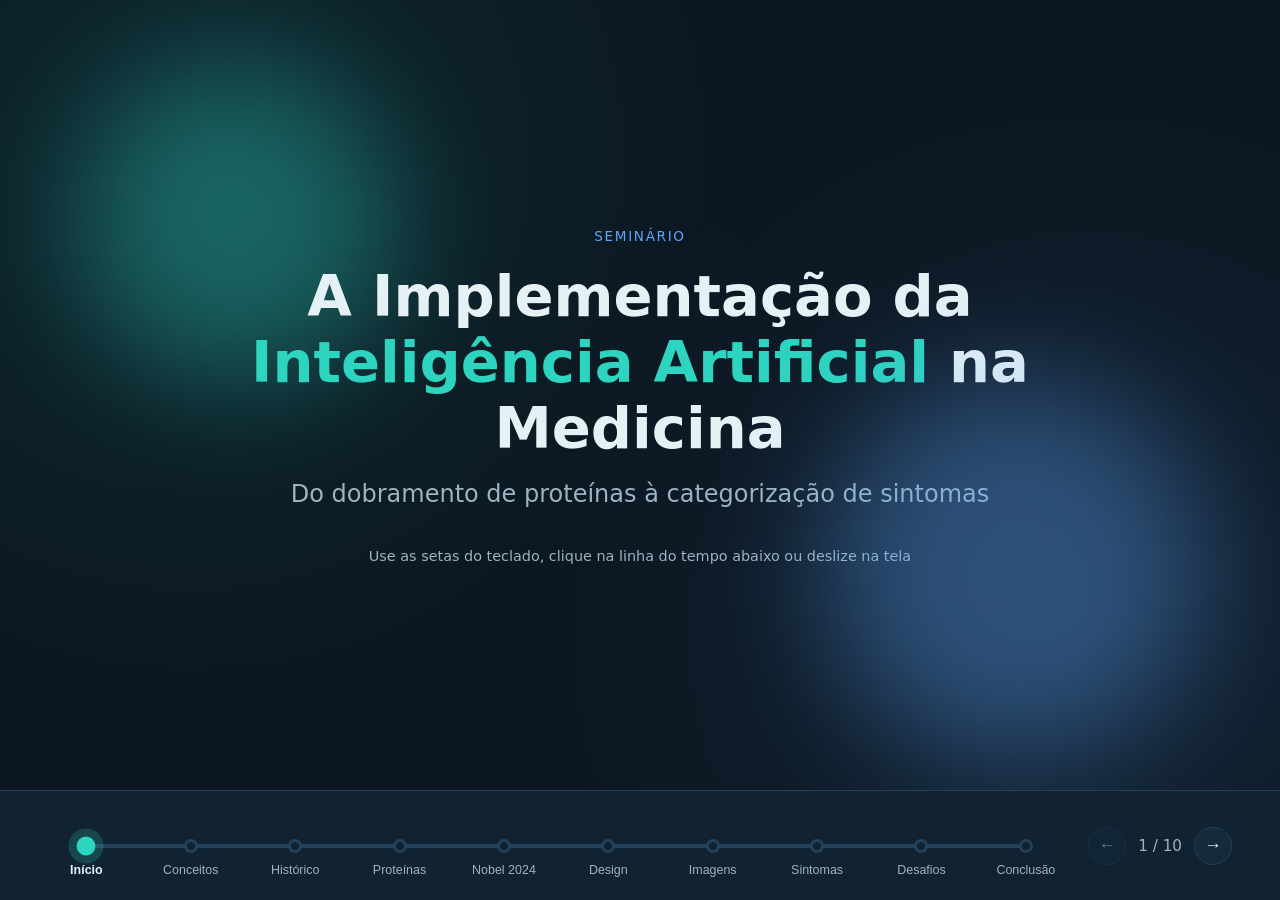
<file: index.html>
<!DOCTYPE html>
<html lang="pt-BR">
<head>
  <meta charset="UTF-8">
  <meta name="viewport" content="width=device-width, initial-scale=1.0">
  <title>A Implementação da IA na Medicina</title>
  <link rel="stylesheet" href="style.css">
</head>
<body>

  <main class="apresentacao" id="apresentacao">

    <!-- 1. CAPA -->
    <section class="slide capa" data-titulo="Início">
      <div class="conteudo centro">
        <p class="etiqueta anim" style="--i:0">Seminário</p>
        <h1 class="anim" style="--i:1">A Implementação da <span class="destaque">Inteligência Artificial</span> na Medicina</h1>
        <p class="subtitulo anim" style="--i:2">Do dobramento de proteínas à categorização de sintomas</p>
        <p class="dica anim" style="--i:3">Use as setas do teclado, clique na linha do tempo abaixo ou deslize na tela</p>
      </div>
    </section>

    <!-- 2. O QUE É -->
    <section class="slide" data-titulo="Conceitos">
      <div class="conteudo">
        <p class="etiqueta anim" style="--i:0">Introdução</p>
        <h2 class="anim" style="--i:1">O que é IA na medicina?</h2>
        <p class="texto anim" style="--i:2">Sistemas que aprendem padrões em grandes volumes de dados de saúde para apoiar pesquisadores e profissionais em tarefas que exigem análise complexa.</p>
        <div class="grade tres">
          <article class="cartao anim" style="--i:3">
            <h3>Machine Learning</h3>
            <p>Algoritmos que aprendem a partir de exemplos, como exames e históricos clínicos.</p>
          </article>
          <article class="cartao anim" style="--i:4">
            <h3>Deep Learning</h3>
            <p>Redes neurais profundas, muito eficazes em imagens, sinais e estruturas moleculares.</p>
          </article>
          <article class="cartao anim" style="--i:5">
            <h3>Modelos de linguagem</h3>
            <p>Interpretam texto livre, como relatos de pacientes e prontuários.</p>
          </article>
        </div>
      </div>
    </section>

    <!-- 3. HISTÓRICO -->
    <section class="slide" data-titulo="Histórico">
      <div class="conteudo">
        <p class="etiqueta anim" style="--i:0">Contexto histórico</p>
        <h2 class="anim" style="--i:1">Marcos da IA na medicina</h2>
        <div class="grade marcos">
          <article class="marco anim" style="--i:2">
            <span class="ano">Anos 1970</span>
            <p><strong>MYCIN:</strong> sistema especialista criado em Stanford para apoiar a escolha de antibióticos.</p>
          </article>
          <article class="marco anim" style="--i:3">
            <span class="ano">2012</span>
            <p><strong>Deep learning</strong> ganha força no reconhecimento de imagens, abrindo caminho para a análise de exames.</p>
          </article>
          <article class="marco anim" style="--i:4">
            <span class="ano">2018</span>
            <p><strong>IDx-DR:</strong> o FDA autoriza o primeiro sistema de diagnóstico autônomo por IA, para retinopatia diabética.</p>
          </article>
          <article class="marco anim" style="--i:5">
            <span class="ano">2020</span>
            <p><strong>AlphaFold 2</strong> atinge precisão comparável a métodos experimentais no desafio CASP14.</p>
          </article>
          <article class="marco anim" style="--i:6">
            <span class="ano">2022</span>
            <p>Base de dados do AlphaFold passa de <strong>200 milhões</strong> de estruturas; modelos de linguagem chegam ao grande público.</p>
          </article>
          <article class="marco anim" style="--i:7">
            <span class="ano">2024</span>
            <p><strong>Nobel de Química</strong> reconhece a predição e o design computacional de proteínas.</p>
          </article>
        </div>
      </div>
    </section>

    <!-- 4. PROBLEMA DO DOBRAMENTO -->
    <section class="slide" data-titulo="Proteínas">
      <div class="conteudo">
        <p class="etiqueta anim" style="--i:0">Estudo de caso 1</p>
        <h2 class="anim" style="--i:1">O problema do dobramento de proteínas</h2>
        <p class="texto anim" style="--i:2">A função de uma proteína depende da sua forma tridimensional, e essa forma é determinada pela sequência de aminoácidos. Prever a forma a partir da sequência foi, por cerca de 50 anos, um dos grandes desafios da biologia.</p>
        <div class="fluxo anim" style="--i:3">
          <div class="etapa">Sequência de<br>aminoácidos</div>
          <div class="seta">&rarr;</div>
          <div class="etapa">Dobramento<br>(<em>folding</em>)</div>
          <div class="seta">&rarr;</div>
          <div class="etapa">Estrutura 3D<br>e função</div>
        </div>
        <p class="nota anim" style="--i:4">Métodos experimentais (cristalografia de raios X, crio-microscopia eletrônica) funcionam, mas são lentos e caros. Ideia central: a IA pode prever a estrutura em horas.</p>
      </div>
    </section>

    <!-- 5. NOBEL / ALPHAFOLD -->
    <section class="slide" data-titulo="Nobel 2024">
      <div class="conteudo">
        <p class="etiqueta anim" style="--i:0">Prêmio Nobel de Química 2024</p>
        <h2 class="anim" style="--i:1">AlphaFold: prever a estrutura de proteínas</h2>
        <div class="grade tres">
          <article class="cartao anim" style="--i:2">
            <h3>Demis Hassabis</h3>
            <p>Google DeepMind. Um dos responsáveis pelo desenvolvimento do AlphaFold.</p>
          </article>
          <article class="cartao anim" style="--i:3">
            <h3>John Jumper</h3>
            <p>Google DeepMind. Pesquisador que liderou o AlphaFold 2 junto a Hassabis.</p>
          </article>
          <article class="cartao anim" style="--i:4">
            <h3>David Baker</h3>
            <p>Universidade de Washington. Premiado pelo design computacional de proteínas (próximo slide).</p>
          </article>
        </div>
        <div class="numeros anim" style="--i:5">
          <div><strong data-contar="200">0</strong><span>milhões de estruturas previstas</span></div>
          <div><strong data-contar="2">0</strong><span>milhões+ de usuários em 190 países</span></div>
          <div><strong data-contar="2020">0</strong><span>ano do salto no CASP14</span></div>
        </div>
      </div>
    </section>

    <!-- 6. DESIGN DE PROTEÍNAS -->
    <section class="slide" data-titulo="Design">
      <div class="conteudo">
        <p class="etiqueta anim" style="--i:0">Estudo de caso 2</p>
        <h2 class="anim" style="--i:1">David Baker: criando proteínas que não existem na natureza</h2>
        <p class="texto anim" style="--i:2">Enquanto o AlphaFold responde &ldquo;qual é a forma desta proteína?&rdquo;, o trabalho de Baker responde &ldquo;que sequência produz a forma e a função que eu quero?&rdquo;.</p>
        <div class="grade dois">
          <article class="cartao anim" style="--i:3">
            <h3>Predição</h3>
            <p>Sequência conhecida, estrutura desconhecida. Foco do AlphaFold.</p>
          </article>
          <article class="cartao anim" style="--i:4">
            <h3>Design</h3>
            <p>Função desejada, sequência a inventar. Foco do grupo de Baker, com software como o Rosetta.</p>
          </article>
        </div>
        <p class="nota anim" style="--i:5">Aplicações possíveis: novos fármacos, enzimas, vacinas e sensores moleculares.</p>
      </div>
    </section>

    <!-- 7. IMAGEM -->
    <section class="slide" data-titulo="Imagens">
      <div class="conteudo">
        <p class="etiqueta anim" style="--i:0">Estudo de caso 3</p>
        <h2 class="anim" style="--i:1">IA no diagnóstico por imagem</h2>
        <div class="grade tres">
          <article class="cartao anim" style="--i:2">
            <h3>Radiologia</h3>
            <p>Apoio à detecção de nódulos, fraturas e alterações em tomografias e radiografias.</p>
          </article>
          <article class="cartao anim" style="--i:3">
            <h3>Oftalmologia</h3>
            <p>Triagem de retinopatia diabética por imagem da retina, caso do IDx-DR.</p>
          </article>
          <article class="cartao anim" style="--i:4">
            <h3>Patologia</h3>
            <p>Análise de lâminas digitalizadas para apoiar a identificação de células alteradas.</p>
          </article>
        </div>
        <p class="nota anim" style="--i:5">O resultado funciona como segunda opinião: a decisão final continua com o profissional de saúde.</p>
      </div>
    </section>

    <!-- 8. SINTOMAS -->
    <section class="slide" data-titulo="Sintomas">
      <div class="conteudo">
        <p class="etiqueta anim" style="--i:0">Estudo de caso 4</p>
        <h2 class="anim" style="--i:1">Identificação e categorização de sintomas</h2>
        <p class="texto anim" style="--i:2">Modelos de linguagem e processamento de linguagem natural transformam relatos em texto livre em informação organizada.</p>
        <div class="fluxo quatro anim" style="--i:3">
          <div class="etapa">Relato do<br>paciente</div>
          <div class="seta">&rarr;</div>
          <div class="etapa">Extração de<br>sintomas</div>
          <div class="seta">&rarr;</div>
          <div class="etapa">Categorização e<br>nível de urgência</div>
          <div class="seta">&rarr;</div>
          <div class="etapa">Encaminhamento<br>ao profissional</div>
        </div>
        <p class="nota anim" style="--i:4">Usos: triagem em pronto atendimento, organização de prontuários e apoio à codificação de diagnósticos (CID). É apoio à decisão, não diagnóstico.</p>
      </div>
    </section>

    <!-- 9. DESAFIOS -->
    <section class="slide" data-titulo="Desafios">
      <div class="conteudo">
        <p class="etiqueta anim" style="--i:0">Dificuldades</p>
        <h2 class="anim" style="--i:1">Desafios da implementação</h2>
        <div class="grade tres compacto">
          <article class="cartao anim" style="--i:2">
            <h3>Tecnologia recente</h3>
            <p>Evolução rápida, poucos estudos de longo prazo e protocolos ainda em construção.</p>
          </article>
          <article class="cartao anim" style="--i:3">
            <h3>Dados e privacidade</h3>
            <p>Dados de saúde são sensíveis e protegidos pela LGPD.</p>
          </article>
          <article class="cartao anim" style="--i:4">
            <h3>Vieses</h3>
            <p>Modelos treinados com dados pouco diversos podem errar mais em certos grupos.</p>
          </article>
          <article class="cartao anim" style="--i:5">
            <h3>Explicabilidade</h3>
            <p>Nem sempre é possível justificar por que o modelo chegou a um resultado.</p>
          </article>
          <article class="cartao anim" style="--i:6">
            <h3>Regulação</h3>
            <p>Softwares de saúde precisam de validação e acompanhamento de órgãos como a Anvisa.</p>
          </article>
          <article class="cartao anim" style="--i:7">
            <h3>Erros em sintomas</h3>
            <p>Na categorização, respostas incorretas ou inventadas podem atrasar um atendimento.</p>
          </article>
        </div>
      </div>
    </section>

    <!-- 10. CONCLUSÃO -->
    <section class="slide" data-titulo="Conclusão">
      <div class="conteudo">
        <p class="etiqueta anim" style="--i:0">Conclusão</p>
        <h2 class="anim" style="--i:1">O futuro: IA como parceira dos profissionais de saúde</h2>
        <ul class="lista anim" style="--i:2">
          <li>A IA já acelera a descoberta científica, como mostrou o Nobel de 2024.</li>
          <li>No cuidado ao paciente, atua como apoio, e a decisão permanece humana.</li>
          <li>O avanço depende de dados de qualidade, regulação clara e transparência.</li>
        </ul>
        <p class="referencias anim" style="--i:3">Fontes para consulta: nobelprize.org (Nobel de Química 2024), FDA (autorização do IDx-DR, 2018), Anvisa (software como dispositivo médico), Lei nº 13.709/2018 (LGPD).</p>
        <p class="agradecimento anim" style="--i:4">Obrigado!</p>
      </div>
    </section>

  </main>

  <!-- LINHA DO TEMPO / NAVEGAÇÃO -->
  <footer class="rodape">
    <div class="timeline" aria-label="Linha do tempo da apresentação">
      <div class="trilha" id="trilha">
        <div class="preenchimento" id="preenchimento"></div>
      </div>
    </div>
    <div class="controles">
      <button type="button" id="anterior" aria-label="Slide anterior">&larr;</button>
      <span id="contador">1 / 10</span>
      <button type="button" id="proximo" aria-label="Próximo slide">&rarr;</button>
    </div>
  </footer>

  <script src="scripts.js"></script>
</body>
</html>
</file>
<file: style.css>
/* ===== Variáveis e base ===== */
:root {
  --bg: #0b1620;
  --bg-2: #112231;
  --cartao: #152a3b;
  --primario: #2dd4bf;
  --secundario: #60a5fa;
  --texto: #e6f1f5;
  --suave: #9db4c0;
  --borda: #24415a;
  --altura-rodape: 110px;
}

* { box-sizing: border-box; margin: 0; padding: 0; }

html, body {
  height: 100%;
  background: var(--bg);
  color: var(--texto);
  font-family: "Segoe UI", system-ui, -apple-system, Roboto, Arial, sans-serif;
  overflow: hidden;
}

/* ===== Área dos slides ===== */
.apresentacao {
  position: fixed;
  inset: 0 0 var(--altura-rodape) 0;
  background:
    radial-gradient(circle at 15% 20%, rgba(45, 212, 191, 0.10), transparent 45%),
    radial-gradient(circle at 85% 80%, rgba(96, 165, 250, 0.10), transparent 45%),
    var(--bg);
}

.slide {
  position: absolute;
  inset: 0;
  display: flex;
  align-items: center;
  justify-content: center;
  padding: clamp(16px, 4vw, 56px);
  opacity: 0;
  visibility: hidden;
  transform: translateX(40px);
  transition: opacity 0.5s ease, transform 0.5s ease, visibility 0.5s;
  overflow-y: auto;
}

.slide.passado { transform: translateX(-40px); }

.slide.ativo {
  opacity: 1;
  visibility: visible;
  transform: none;
}

.conteudo {
  width: min(1000px, 100%);
  margin: auto;
}

.conteudo.centro { text-align: center; }

/* ===== Tipografia ===== */
h1 {
  font-size: clamp(2rem, 5.5vw, 3.6rem);
  line-height: 1.15;
  margin: 12px 0 18px;
}

h2 {
  font-size: clamp(1.6rem, 3.8vw, 2.5rem);
  line-height: 1.2;
  margin-bottom: 16px;
}

h3 {
  font-size: clamp(1.05rem, 2vw, 1.3rem);
  color: var(--primario);
  margin-bottom: 8px;
}

.destaque { color: var(--primario); }

.etiqueta {
  display: inline-block;
  font-size: 0.85rem;
  letter-spacing: 0.12em;
  text-transform: uppercase;
  color: var(--secundario);
  margin-bottom: 8px;
}

.subtitulo { font-size: clamp(1.05rem, 2.4vw, 1.5rem); color: var(--suave); }
.texto { font-size: clamp(1rem, 1.9vw, 1.25rem); line-height: 1.6; color: var(--texto); margin-bottom: 22px; }
.nota { margin-top: 22px; color: var(--suave); font-size: clamp(0.95rem, 1.6vw, 1.1rem); line-height: 1.5; border-left: 3px solid var(--primario); padding-left: 14px; }
.dica { margin-top: 40px; font-size: 0.9rem; color: var(--suave); }

/* ===== Animações ===== */
.slide.ativo .anim {
  animation: subir 0.7s ease both;
  animation-delay: calc(var(--i, 0) * 120ms + 150ms);
}

@keyframes subir {
  from { opacity: 0; transform: translateY(24px); }
  to   { opacity: 1; transform: translateY(0); }
}

/* Capa: círculos flutuantes decorativos */
.capa::before, .capa::after {
  content: "";
  position: absolute;
  border-radius: 50%;
  filter: blur(60px);
  opacity: 0.35;
  animation: flutuar 8s ease-in-out infinite alternate;
  pointer-events: none;
}
.capa::before { width: 320px; height: 320px; background: var(--primario); top: 8%; left: 6%; }
.capa::after  { width: 380px; height: 380px; background: var(--secundario); bottom: 4%; right: 6%; animation-delay: -4s; }

@keyframes flutuar {
  from { transform: translate(0, 0) scale(1); }
  to   { transform: translate(30px, -24px) scale(1.12); }
}

/* ===== Cartões e grades ===== */
.grade { display: grid; gap: 16px; margin-top: 8px; }
.grade.dois { grid-template-columns: repeat(2, 1fr); }
.grade.tres { grid-template-columns: repeat(3, 1fr); }
.grade.marcos { grid-template-columns: repeat(3, 1fr); margin-top: 18px; }

.cartao, .marco {
  background: var(--cartao);
  border: 1px solid var(--borda);
  border-radius: 14px;
  padding: 18px 20px;
}

.cartao p, .marco p { color: var(--suave); line-height: 1.5; font-size: clamp(0.92rem, 1.5vw, 1.02rem); }
.marco p strong { color: var(--texto); }

.ano {
  display: inline-block;
  font-weight: 700;
  color: var(--bg);
  background: var(--primario);
  padding: 2px 10px;
  border-radius: 999px;
  margin-bottom: 10px;
  font-size: 0.9rem;
}

/* ===== Fluxos ===== */
.fluxo {
  display: flex;
  align-items: center;
  justify-content: center;
  gap: 14px;
  flex-wrap: wrap;
  margin: 8px 0;
}

.etapa {
  background: var(--cartao);
  border: 1px solid var(--primario);
  border-radius: 12px;
  padding: 16px 22px;
  text-align: center;
  font-weight: 600;
  line-height: 1.35;
}

.seta { font-size: 1.8rem; color: var(--primario); }

/* ===== Números ===== */
.numeros {
  display: flex;
  gap: 16px;
  margin-top: 22px;
  flex-wrap: wrap;
}

.numeros div {
  flex: 1 1 180px;
  background: var(--bg-2);
  border: 1px solid var(--borda);
  border-radius: 14px;
  padding: 14px 18px;
  text-align: center;
}

.numeros strong { display: block; font-size: clamp(1.8rem, 4vw, 2.6rem); color: var(--primario); }
.numeros span { color: var(--suave); font-size: 0.92rem; }

/* ===== Lista e conclusão ===== */
.lista { list-style: none; margin: 8px 0 22px; }
.lista li {
  position: relative;
  padding: 12px 0 12px 32px;
  font-size: clamp(1rem, 2vw, 1.25rem);
  line-height: 1.5;
  border-bottom: 1px solid var(--borda);
}
.lista li::before {
  content: "";
  position: absolute;
  left: 4px; top: 21px;
  width: 12px; height: 12px;
  border-radius: 50%;
  background: var(--primario);
}

.referencias { font-size: 0.85rem; color: var(--suave); line-height: 1.5; }
.agradecimento { margin-top: 18px; font-size: clamp(1.6rem, 3.5vw, 2.4rem); font-weight: 700; color: var(--primario); }

/* ===== Rodapé: timeline ===== */
.rodape {
  position: fixed;
  left: 0; right: 0; bottom: 0;
  height: var(--altura-rodape);
  background: var(--bg-2);
  border-top: 1px solid var(--borda);
  display: flex;
  align-items: center;
  gap: 24px;
  padding: 0 clamp(16px, 4vw, 48px);
}

.timeline { flex: 1; padding: 0 clamp(14px, 3vw, 40px); }

.trilha {
  position: relative;
  height: 4px;
  background: var(--borda);
  border-radius: 4px;
}

.preenchimento {
  position: absolute;
  left: 0; top: 0; bottom: 0;
  width: 0;
  background: linear-gradient(90deg, var(--primario), var(--secundario));
  border-radius: 4px;
  transition: width 0.5s ease;
}

.no {
  position: absolute;
  top: 50%;
  transform: translate(-50%, -50%);
  background: none;
  border: none;
  cursor: pointer;
  color: var(--suave);
  display: flex;
  flex-direction: column;
  align-items: center;
  gap: 8px;
}

.ponto {
  width: 14px; height: 14px;
  border-radius: 50%;
  background: var(--bg-2);
  border: 3px solid var(--borda);
  transition: all 0.3s ease;
}

.rotulo {
  position: absolute;
  top: 24px;
  white-space: nowrap;
  font-size: 0.78rem;
  transition: color 0.3s ease;
}

.no.feito .ponto { border-color: var(--primario); }
.no.ativo .ponto { background: var(--primario); border-color: var(--primario); transform: scale(1.35); box-shadow: 0 0 0 6px rgba(45, 212, 191, 0.2); }
.no.ativo .rotulo { color: var(--texto); font-weight: 600; }
.no:hover .ponto { border-color: var(--secundario); }
.no:focus-visible { outline: 2px solid var(--secundario); outline-offset: 6px; border-radius: 6px; }

.controles { display: flex; align-items: center; gap: 12px; color: var(--suave); font-size: 0.95rem; }

.controles button {
  width: 38px; height: 38px;
  border-radius: 50%;
  border: 1px solid var(--borda);
  background: var(--cartao);
  color: var(--texto);
  font-size: 1.1rem;
  cursor: pointer;
  transition: background 0.2s ease;
}
.controles button:hover { background: var(--primario); color: var(--bg); }

/* ===== Responsivo ===== */
@media (max-width: 800px) {
  :root { --altura-rodape: 100px; }
  .grade.tres, .grade.marcos { grid-template-columns: 1fr 1fr; }
  .rotulo { display: none; }
  .no.ativo .rotulo { display: block; }
  .rodape { gap: 10px; }
}

@media (max-width: 520px) {
  .grade.tres, .grade.dois, .grade.marcos { grid-template-columns: 1fr; }
  .seta { transform: rotate(90deg); }
  .controles #contador { display: none; }
}

@media (prefers-reduced-motion: reduce) {
  .slide, .preenchimento, .ponto { transition: none; }
  .slide.ativo .anim, .capa::before, .capa::after { animation: none; }
}
</file>
